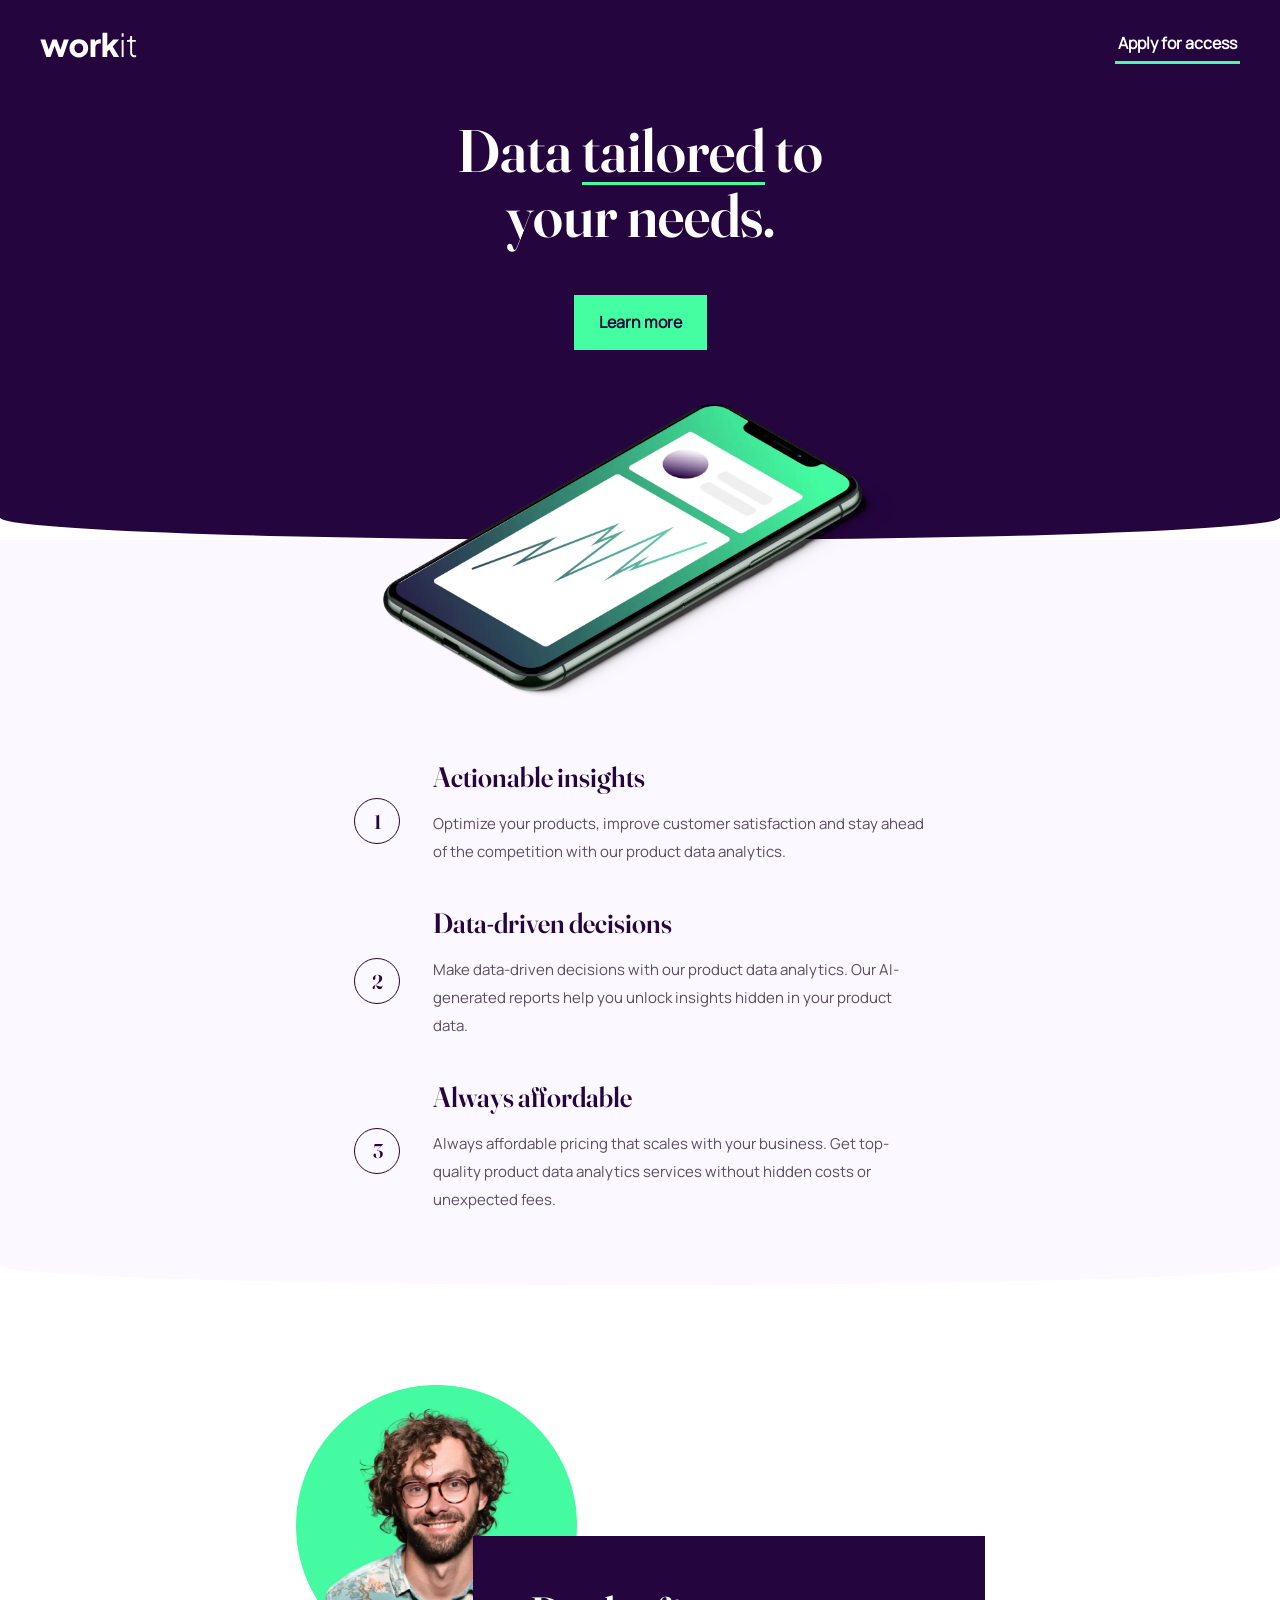
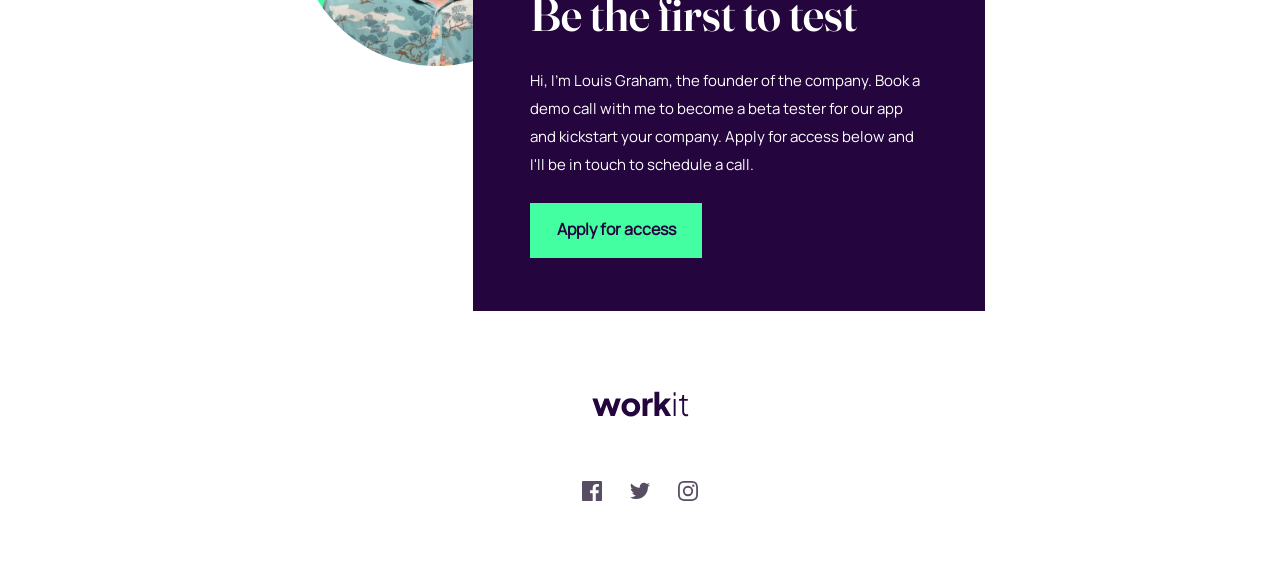
<file: index.html>
<!DOCTYPE html>
<html lang="en">

<head>
  <meta charset="UTF-8">
  <meta name="viewport" content="width=device-width, initial-scale=1.0">
  <link rel="stylesheet" href="css/global.css">
  <link rel="stylesheet" href="css/style.css">
  <link rel="stylesheet" href="css/utility.css">
  <link rel="icon" type="image/png" sizes="32x32" href="./assets/images/favicon-32x32.png">
  <title>Frontend Mentor | Workit landing page</title>
</head>

<body>
  <header class="header">
    <nav class="header__nav">
      <div class="header__logo">
        <img src="assets/images/logo-light.svg">
      </div>
      <div class="btn-secondary">Apply for access</div>
    </nav>
    <div class="header__content">
      <h1 class="header__heading">Data <span>tailored</span> to <br>
        your needs.</h1>
      <div class="header__btn">Learn more</div>
    </div>
  </header>
  <div class="header-bottom"></div>
  <main class="main">
    <div class="main__image">
      <img class="main__image-hero" src="assets/images/image-hero.webp">
    </div>
    <div class="main__topics">
      <div class="main__item">
        <h2 class="main__item-number">1</h2>
        <div class="main__content">
          <h2 class="main__heading">Actionable insights</h2>
          <p class="main__item-text"> Optimize your products, improve customer satisfaction and stay ahead of the
            competition with our product data analytics.</p>
        </div>
      </div>
      <div class="main__item">
        <h2 class="main__item-number">2</h2>
        <div class="main__content">
          <h2 class="main__heading">Data-driven decisions</h2>
          <p class="main__item-text">
            Make data-driven decisions with our product data analytics. Our AI-generated reports help
            you unlock insights hidden in your product data.
          </p>
        </div>
      </div>
      <div class="main__item">
        <h2 class="main__item-number">3</h2>
        <div class="main__content">
          <h2 class="main__heading">Always affordable</h2>
          <p class="main__item-text last-item">Always affordable pricing that scales with your business. Get top-quality
            product data analytics services without hidden costs or unexpected fees.</p>
        </div>
      </div>
    </div>
  </main>
  <div class="main-bottom"></div>
  <div class="cta">
    <div class="cta-section">
      <img class="cta-section__image" src="assets/images/image-founder.webp">
      <div class="cta-section__content">
        <h1 class="cta-section__heading">Be the first to test</h1>
        <p class="cta-section__description">
          Hi, I'm Louis Graham, the founder of the company. Book a demo call with me to become a
          beta tester for our app and kickstart your company. Apply for access below and I'll be
          in touch to schedule a call.
        </p>
        <div class="cta-section__btn">Apply for access</div>
      </div>
    </div>
  </div>
</body>
<footer class="footer">
  <div class="footer__logo">
    <img src="assets/images/logo-dark.svg">
  </div>
  <div class="footer__social-media">
    <img class="footer__social-logo" src="assets/images/icon-facebook.svg">
    <img class="footer__social-logo" src="assets/images/icon-twitter.svg">
    <img class="footer__social-logo" src="assets/images/icon-instagram.svg">
  </div>
</footer>

</html>
</file>
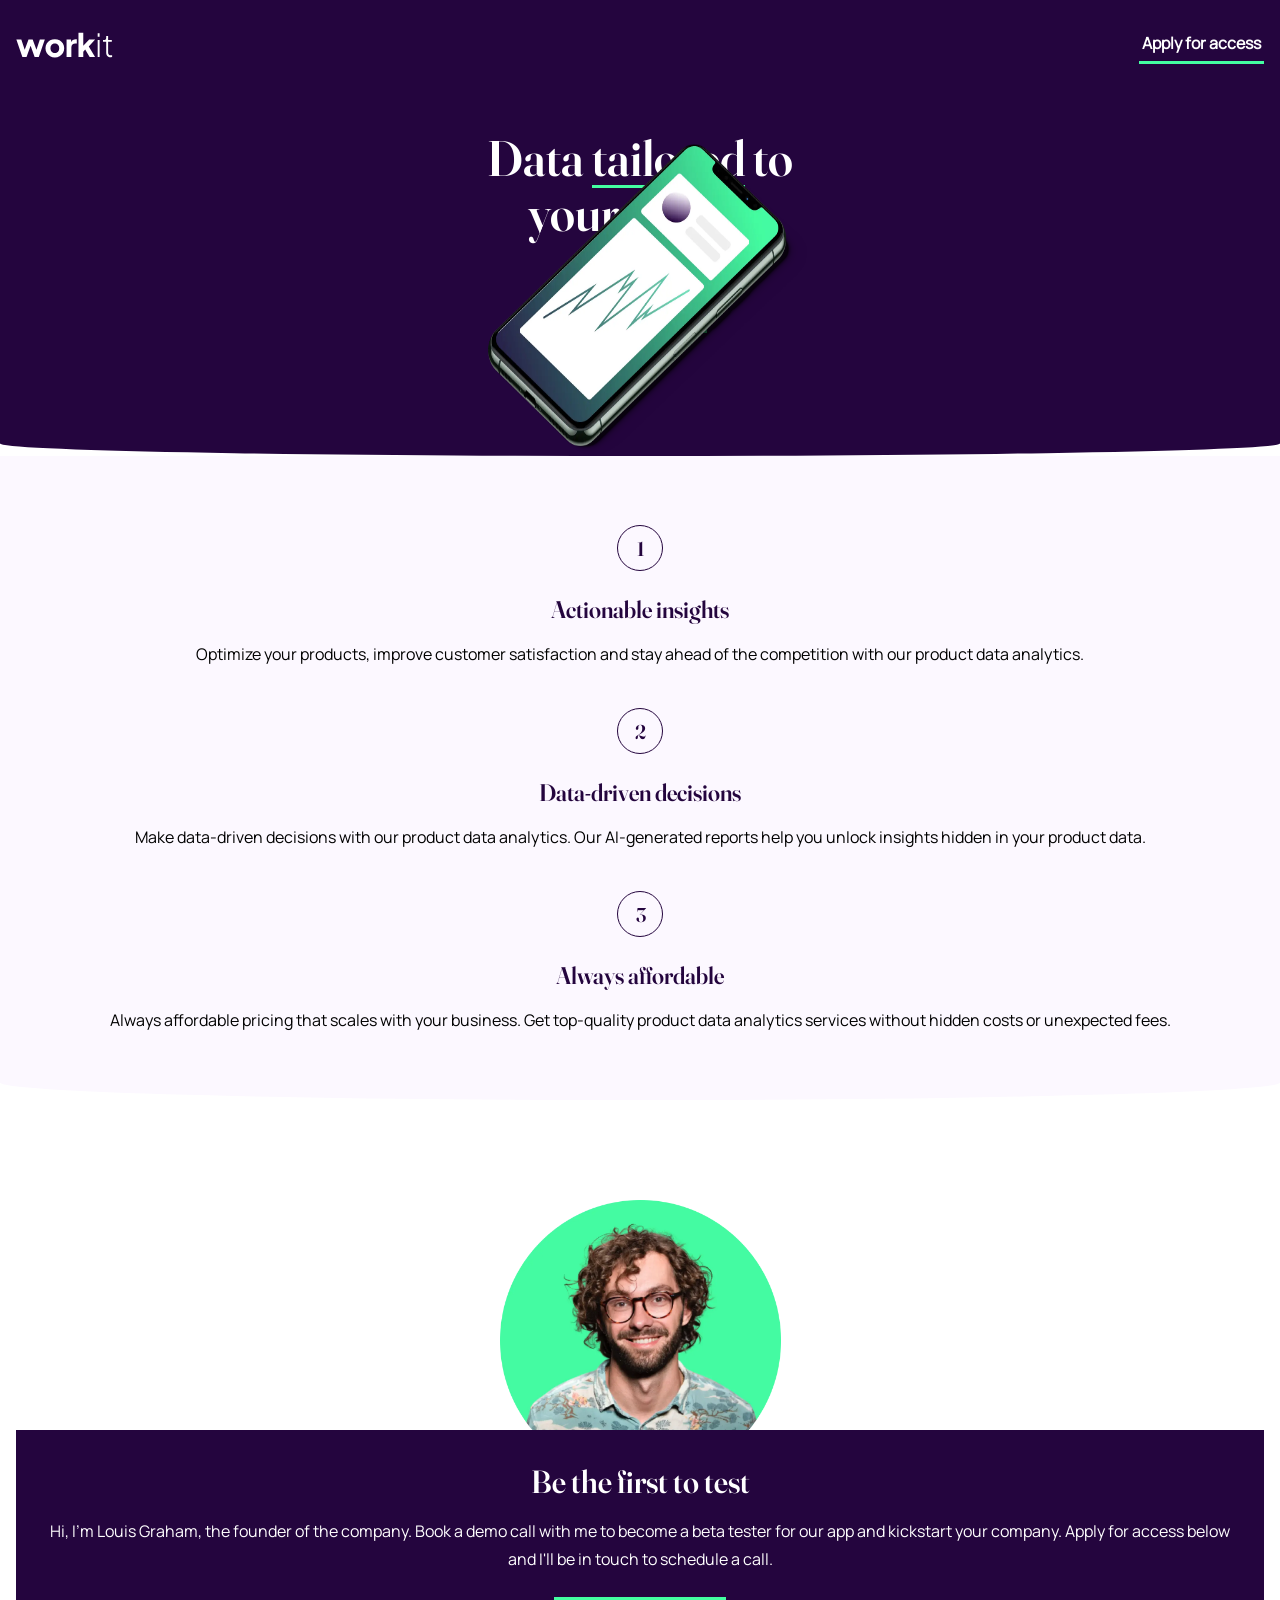
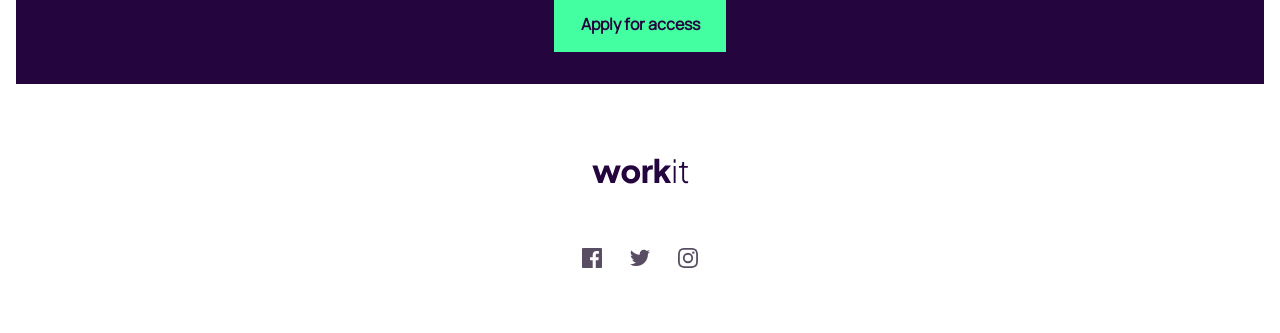
<file: starter-code/index.html>
<!DOCTYPE html>
<html lang="en">
<head>
  <meta charset="UTF-8">
  <meta name="viewport" content="width=device-width, initial-scale=1.0">
  <link rel="stylesheet" href="css/global.css">
  <link rel="stylesheet" href="css/utility.css">
  <link rel="stylesheet" href="css/style.css">
  <link rel="icon" type="image/png" sizes="32x32" href="./assets/images/favicon-32x32.png">
  <title>Frontend Mentor | Workit landing page</title>
</head>

<body>
  <header class="header">
    <nav class="header__nav">
      <div class="header__logo">
        <img src="assets/images/logo-light.svg">
      </div>
      <div class="btn-secondary">Apply for access</div>
    </nav>
    <div class="header__content">
      <h1 class="header__heading">Data <span>tailored</span> to <br>
        your needs.</h1>
      <div class="header__btn">Learn more</div>
    </div>
  </header>
  <div class="header-bottom"></div>
  <main class="main">
    <div class="main__image">
      <img class="main__image-hero" src="assets/images/image-hero.webp">
    </div>
    <div class="main__topics">
      <div class="main__item">
        <h2 class="main__item-number">1</h2>
        <h2 class="main__heading heading-s">Actionable insights</h2>
        <p class="main__item-text"> Optimize your products, improve customer satisfaction and stay ahead of the competition with our product data analytics.</p>
      </div>
      <div class="main__item">
        <h2 class="main__item-number">2</h2>
        <h2 class="main__heading">Data-driven decisions</h2>
        <p class="main__item-text">
          Make data-driven decisions with our product data analytics. Our AI-generated reports help
          you unlock insights hidden in your product data.
        </p>
      </div>
      <div class="main__item">
        <h2 class="main__item-number">3</h2>
        <h2 class="main__heading">Always affordable</h2>
        <p class="main__item-text last-item">Always affordable pricing that scales with your business. Get top-quality product data analytics services without hidden costs or unexpected fees.</p>
      </div>
    </div>
    
  </main>
  <div class="main-bottom"></div>
  

  <div class="cta-section">
      <div class="cta-section__image-container">
        <img class="cta-section__image" src="assets/images/image-founder.webp" alt="">
      </div>
    <div class="cta-section__content">
      <h1 class="cta-section__heading">Be the first to test</h1>
      <p class="cta-section__description">
        Hi, I'm Louis Graham, the founder of the company. Book a demo call with me to become a
        beta tester for our app and kickstart your company. Apply for access below and I'll be
        in touch to schedule a call.
      </p>
      <div class="cta-section__btn">Apply for access</div>
    </div>
  </div>
</body>
<footer>
  <div class="footer__logo">
    <img src="assets/images/logo-dark.svg">
  </div>
  <div class="footer__social-media">
    <img class="footer__social-logo" src="assets/images/icon-facebook.svg">
    <img class="footer__social-logo" src="assets/images/icon-twitter.svg">
    <img class="footer__social-logo" src="assets/images/icon-instagram.svg">
  </div>
</footer>

</html>
</file>
<file: css/global.css>
@charset "UTF-8"; 
@font-face {
  font-family: 'Fraunces';
  src: url(../assets/fonts/fraunces/static/Fraunces_144pt-SemiBold.ttf);
}

@font-face {
  font-family: 'Manrope';
  src: url(../assets/fonts/manrope/static/Manrope-Regular.ttf);
}

* {
  margin: 0;
  padding: 0;
  box-sizing: border-box;
}

:root {
  --dark-purple: #24053E;
  --davys-gray: #584D62;
  --eucaplyptus: #44FFA1;
  --ghost-white: #FCF8FF;
  --white: #ffffff;
}

body {
  margin: auto;
  height: 100vh;
  width: 100vw;
  font-family: 'Manrope', sans-serif;
}
</file>
<file: css/style.css>
.header {
  display: flex;
  flex-direction: column;
  background-color: var(--dark-purple);
  height: 431px;
  width: 100%; 
  padding: 32px 16px 0 16px;
}

.header__nav {
  display: flex;
  justify-content: space-between;
}

.btn-secondary {
  font-size: 16px;
  width: 125px;
  height: 32px;
  font-weight: 600;
}

.header__content {
  display: flex;
  flex-direction: column;
  align-items: center;
}

.header__heading {
  margin-top: 69px;
  font-size: 50px;
  font-weight: 600;
  line-height: 50px;
}

.header__heading > span {
  display: inline-block;
  height: 55px;
  border-bottom: 3px solid var(--eucaplyptus);
}

.header__btn {
  margin-top: 40px;
  width: 133px;
  height: 55px;
  font-size: 16px;
  padding-bottom: 1px;
  font-weight: 700;
}

.header__btn:hover {
  background-color: var(--dark-purple);
  color: var(--eucaplyptus);
  border: 2px solid var(--eucaplyptus);
  cursor: pointer;
  transition: all .2s;
}

.header-bottom {
  height: 25px;
  width: 100%;
  background-color: var(--dark-purple);
  border-radius: 0 0 100% 100%;
}

.main {
  padding: 0 16px;
  background-color: var(--ghost-white);
}

.main__image {
  display: flex;
  justify-content: center;
  position: relative;
  min-height: 155px;
}

.main__image-hero {
  position: absolute;
  bottom: 60px;
  width: 320px;
}

.main__item {
  display: flex;
  flex-direction: column;
  align-items: center;
}

.main__item-number {
  font-family: 'Fraunces', serif;
  text-align: center;
  height: 46px;
  width: 46px;
  padding: 9.5px 0 0 1px;
  border-radius: 50%;
  font-size: 20px;
  font-weight: 600;
  margin-bottom: 24px;
  border: 1px solid var(--dark-purple);
  color: var(--dark-purple);
}

.main__heading {
  margin-bottom: 16px;
  font-size: 28px;
  font-weight: 600;
  color: var(--dark-purple);
}

.main__item-text {
  font-family: 'Manrope', sans-serif;
  margin-bottom: 40px;
  font-weight: 400;
  font-size: 16px;
  line-height: 28px;
  text-align: center;
  color: #584D62;
}

.last-item {
  margin-bottom: 31px;
}

.main-bottom {
  height: 40px;
  width: 100vw;
  margin-bottom: 100px;
  border-radius: 0 0 100% 100%;
  background-color: var(--ghost-white);
}

.cta-section {
  display: flex;
  flex-direction: column;
  align-items: center;
  margin-bottom: 74px;
}

.cta-section__content {
  background-color: var(--dark-purple);
  display: flex;
  flex-direction: column;
  align-items: center;
  text-align: center;
  min-width: 343px;
  max-height: 375px;
  padding: 0 31px;
  margin: 0 16px;
}

.cta-section__heading {
  margin-top: 32px;
  font-weight: 600;
  font-size: 32px;
}

.cta-section__description {
  margin-top: 16px;
  font-weight: 400;
  font-size: 15px;
  line-height: 28px;
  font-family: 'Manrope', sans-serif;
  color: var(--white);
  
}
.cta-section__btn {
  width: 172px;
  height: 55px;
  font-size: 16px;
  font-weight: 700;
  margin-top: 24px;
  margin-bottom: 32px;
  padding-bottom: 3px;
}
.cta-section__image {
  margin-bottom: -15%;
  width: 281px;
  height: 281px;
}

.footer {
  display: flex;
  flex-direction: column;
  align-items: center;
}

.footer__logo {
  margin-bottom: 59px;
}

.footer__social-media {
  display: flex;
  flex-direction: row;
  gap: 28px;
  margin-bottom: 65px;
}

.footer__social-logo {
  height: 20px;
  width: 20px;
  cursor: pointer;
}
</file>
<file: css/utility.css>
.header__heading {
  font-family: 'Fraunces';
  color: var(--white);
  text-align: center;
}

.cta-section__heading {
  font-family: 'Fraunces';
  color: var(--white);
  text-align: center;
}

.main__heading {
  font-family: 'Fraunces';
  color: var(--dark-purple);
  text-align: center;
}

.header__btn {
  display: flex;
  justify-content: center;
  align-items: center;
  background-color: var(--eucaplyptus);
  color: var(--dark-purple);
  user-select: none;
}

.cta-section__btn {
  display: flex;
  justify-content: center;
  align-items: center;
  font-family: 'Manrope', sans-serif;
  background-color: var(--eucaplyptus);
  color: var(--dark-purple);
  user-select: none;
}

.cta-section__btn:hover {
  cursor: pointer;
  border: 2px solid var(--eucaplyptus);
  background-color: var(--dark-purple);
  color: var(--eucaplyptus);
  transition: all .2s;
}

.btn-secondary {
  font-family: 'Manrope', sans-serif;
  text-align: center;
  border-bottom: 3px solid var(--eucaplyptus);
  color: var(--white);
  user-select: none;
}

.btn-secondary:hover {
  cursor: pointer;
  color: var(--eucaplyptus);
  transition: all .3s;

}

@media screen and (min-width: 769px) {

  .header {
    height: 495px;
    width: 100%;
    padding: 32px 40px 0 40px;
  }

  .header__heading {
    margin-top: 56px;
    max-width: 573px;
    font-size: 60px;
    line-height: 60px;
  }

  .header__heading > span {
    height: 65px;
  }

  .header__btn {
    margin-top: 50px;
  }

  .header-bottom {
    height: 45px;
    width: 100%;
    background-color: var(--dark-purple);
    border-radius: 0 0 100% 100%;
  }

  .main {
    margin: 0 auto;
    display: flex;
    flex-direction: column;
    align-items: center;
  }

  .main__image {
    min-height: 220px;
  }

  .main__image-hero {
    width: 514px;
  }

  .main__topics {
    margin: 0 97px;
  }

  .main__item {
    flex-direction: row;
  }

  .main__item-number {
    position: absolute;
  }

  .main__content {
    display: flex;
    flex-direction: column;
    max-width: 493px;
    margin-left: 79px;
  }

  .main__heading {
    text-align: start;
  }

  .main__item-text {
    text-align: start;
    max-width: 493px;
    font-size: 15px;
    font-weight: 500;
  }

  .cta {
    display: flex;
    justify-content: center;
  }

  .cta-section {
    flex-direction: row;
    align-items: flex-start;
    margin: 0 40px;
    height: 526px;
    width: 689px;
  }

  .cta-section__content {
    align-self: flex-end;
    margin: 0;
    max-width: 514px;
    height: 375px;
    padding: 48px 56px 0 57px;
    align-items: start;
  }

  .cta-section__image {
    margin: 0;
    width: 281px;
    height: 281px;
    margin-right: -15%;
  }

  .cta-section__heading {
    font-size: 48px;
    margin: 0;
  }

  .cta-section__description {
    margin-top: 24px;
    text-align: start;
    max-width: 402px;
  }

  .footer {
    margin-top: 80px;
  }
}

@media screen and (min-width: 1440px) {

  .header {
    height: 670px;
    width: 100%;
    padding: 56px 165px 0 165px;
  }

  .header__heading {
    margin-top: 63px;
    max-width: 636px;
    font-size: 80px;
    line-height: 80px;
  }

  .header__heading > span {
    height: 85px;
  }

  .header__btn {
    width: 161px;
    height: 61px;
    font-size: 18px;
  }

  .header-bottom {
    height: 60px;
    background-color: var(--dark-purple);
    border-radius: 0 0 100% 100%;
  }

  .main {
    height: 600px;
  }

  .main__image-hero {
    position: absolute;

    bottom: 40px;
    width: 767px;
  }

  .main__topics {
    display: flex;
    flex-direction: row;
    justify-content: space-between;
    gap: 26px;
    height: 308px;
    width: 1114px;
    margin: 0;
  }

  .main__item {
    flex-direction: column;
  }

  .main__content {
    margin: 0;
  }

  .main__heading {
    margin-top: 40px;
    font-size: 32px;
    text-align: center;
  }

  .main__item-text {
    text-align: center;
    font-size: 18px;
    line-height: 32px;
  }

  .main__item-number {
    position: unset;
    margin: 0;
  }

  .cta-section {
    justify-content: center;
    height: 647px;
    width: 1112px;
  }

  .cta-section__image {
    margin: 0;
    width: 450px;
    height: 450px;
    margin-right: -9%;
  }

  .cta-section__content {
    min-width: 730px;
    min-height: 410px;
    margin-bottom: 61px;
    padding: 64px 64px 50px 64px;
  }

  .cta-section__heading {
    font-size: 56px;
  }

  .cta-section__description {
    text-align: start;
    max-width: 602px;
    font-size: 18px;
    line-height: 32px;
  }

  .cta-section__btn {
    min-width: 190px;
    min-height: 61px;
    font-size: 18px;
  }

}
</file>
<file: starter-code/css/global.css>
@charset "UTF-8"; 
@font-face {
  font-family: 'Fraunces';
  src: url(../assets/fonts/fraunces/static/Fraunces_144pt-SemiBold.ttf);
}

@font-face {
  font-family: 'Manrope';
  src: url(../assets/fonts/manrope/static/Manrope-Regular.ttf);
}

* {
  margin: 0;
  padding: 0;
  box-sizing: border-box;
}

:root {
  --dark-purple: #24053E;
  --davys-gray: #584D62;
  --eucaplyptus: #44FFA1;
  --ghost-white: #FCF8FF;
  --white: #ffffff;
}

body {
  
  height: 100vh;
  width: 100vw;
  font-family: 'Manrope', sans-serif;
}
</file>
<file: starter-code/css/utility.css>
.header__heading {
  font-family: 'Fraunces';
  color: var(--white);
  text-align: center;
}

.cta-section__heading {
  font-family: 'Fraunces';
  color: var(--white);
  text-align: center;
}

.main__heading {
  font-family: 'Fraunces';
  color: var(--white);
  text-align: center;
}

.header__btn {
  display: flex;
  justify-content: center;
  align-items: center;
  background-color: var(--eucaplyptus);
  color: var(--dark-purple);
}

.cta-section__btn {
  display: flex;  
  justify-content: center;
  align-items: center;
  font-family: 'Manrope', sans-serif;
  background-color: var(--eucaplyptus);
  color: var(--dark-purple);
}

.cta-section__btn:hover {
  cursor: pointer;
  border: 2px solid var(--eucaplyptus);
  background-color: var(--dark-purple);
  color: var(--eucaplyptus);
  transition: all .2s;
}

.btn-secondary {
  font-family: 'Manrope', sans-serif;
  text-align: center;
  border-bottom: 3px solid var(--eucaplyptus);
  color: var(--white);
}

.btn-secondary:hover {
  cursor: pointer;
  color: var(--eucaplyptus);
  transition: all .3s;
  
}
</file>
<file: starter-code/css/style.css>
header {
  display: flex;
  flex-direction: column;
  background-color: var(--dark-purple);
  height: 431px;
  width: 100%; 
  padding: 32px 16px 0 16px;
}

.header__nav {
  display: flex;
  justify-content: space-between;
}

.btn-secondary {
  font-size: 16px;
  width: 125px;
  height: 32px;
  font-weight: 600;
}

.header__content {
  display: flex;
  flex-direction: column;
  align-items: center;
}

.header__heading {
  margin-top: 69px;
  font-size: 50px;
  font-weight: 600;
  line-height: 50px;
}

.header__heading > span {
  display: inline-block;
  height: 55px;
  border-bottom: 3px solid var(--eucaplyptus);
}

.header__btn {
  margin-top: 40px;
  width: 133px;
  height: 55px;
  font-size: 16px;
  padding-bottom: 1px;
  font-weight: 700;
}

.header__btn:hover {
  background-color: var(--dark-purple);
  color: var(--eucaplyptus);
  border: 2px solid var(--eucaplyptus);
  cursor: pointer;
  transition: all .2s;
}

.header-bottom {
  height: 25px;
  width: 100%;
  background-color: var(--dark-purple);
  border-radius: 0 0 100% 100%;
}

.main {
  padding: 0 16px;
  background-color: var(--ghost-white);
}

.main__image {
  display: flex;
  justify-content: center;
}

.main__image-hero {
  margin-top: -25%;
  margin-left: 15px;
  width: 320px;
}

.main__topics {
  margin-top: 69px;
}

.main__item {
  display: flex;
  flex-direction: column;
  align-items: center;
}

.main__item-number {
  font-family: 'Fraunces', serif;
  text-align: center;
  height: 46px;
  width: 46px;
  padding: 9.5px 0 0 1px;
  border-radius: 50%;
  font-size: 20px;
  font-weight: 600;
  margin-bottom: 24px;
  border: 1px solid var(--dark-purple);
  color: var(--dark-purple);
}

.main__heading {
  margin-bottom: 16px;
  color: var(--dark-purple);
}

.main__item-text {
  font-family: 'Manrope', sans-serif;
  margin-bottom: 40px;
  font-weight: 400;
  font-size: 16px;
  line-height: 28px;
  text-align: center;
  color: var(--davys-grey);
}

.last-item {
  margin-bottom: 31px;
}

.main-bottom {
  height: 35px;
  width: 100vw;
  margin-bottom: 100px;
  border-radius: 0 0 100% 100%;
  background-color: var(--ghost-white);
}

.cta-section {
  display: flex;
  flex-direction: column;
  align-items: center;
  margin-bottom: 74px;
}

.cta-section__content {
  background-color: var(--dark-purple);
  display: flex;
  flex-direction: column;
  align-items: center;
  text-align: center;
  padding: 0 31px;
  margin: 0 16px;
}

.cta-section__heading {
  margin-top: 32px;
  font-weight: 600;
  font-size: 32px;
}

.cta-section__description {
  margin-top: 16px;
  font-weight: 400;
  font-size: 16px;
  line-height: 28px;
  font-family: 'Manrope', sans-serif;
  color: var(--white);
}
.cta-section__btn {
  width: 172px;
  height: 55px;
  font-size: 16px;
  font-weight: 700;
  margin-top: 24px;
  margin-bottom: 32px;
}
.cta-section__image {
  margin-bottom: -20%;
  width: 281px;
  height: 281px;
}

footer {
  display: flex;
  flex-direction: column;
  align-items: center;
}

.footer__logo {
  margin-bottom: 59px;
}

.footer__social-media {
  display: flex;
  flex-direction: row;
  gap: 28px;
  margin-bottom: 65px;
}

.footer__social-logo {
  height: 20px;
  width: 20px;
}
</file>
